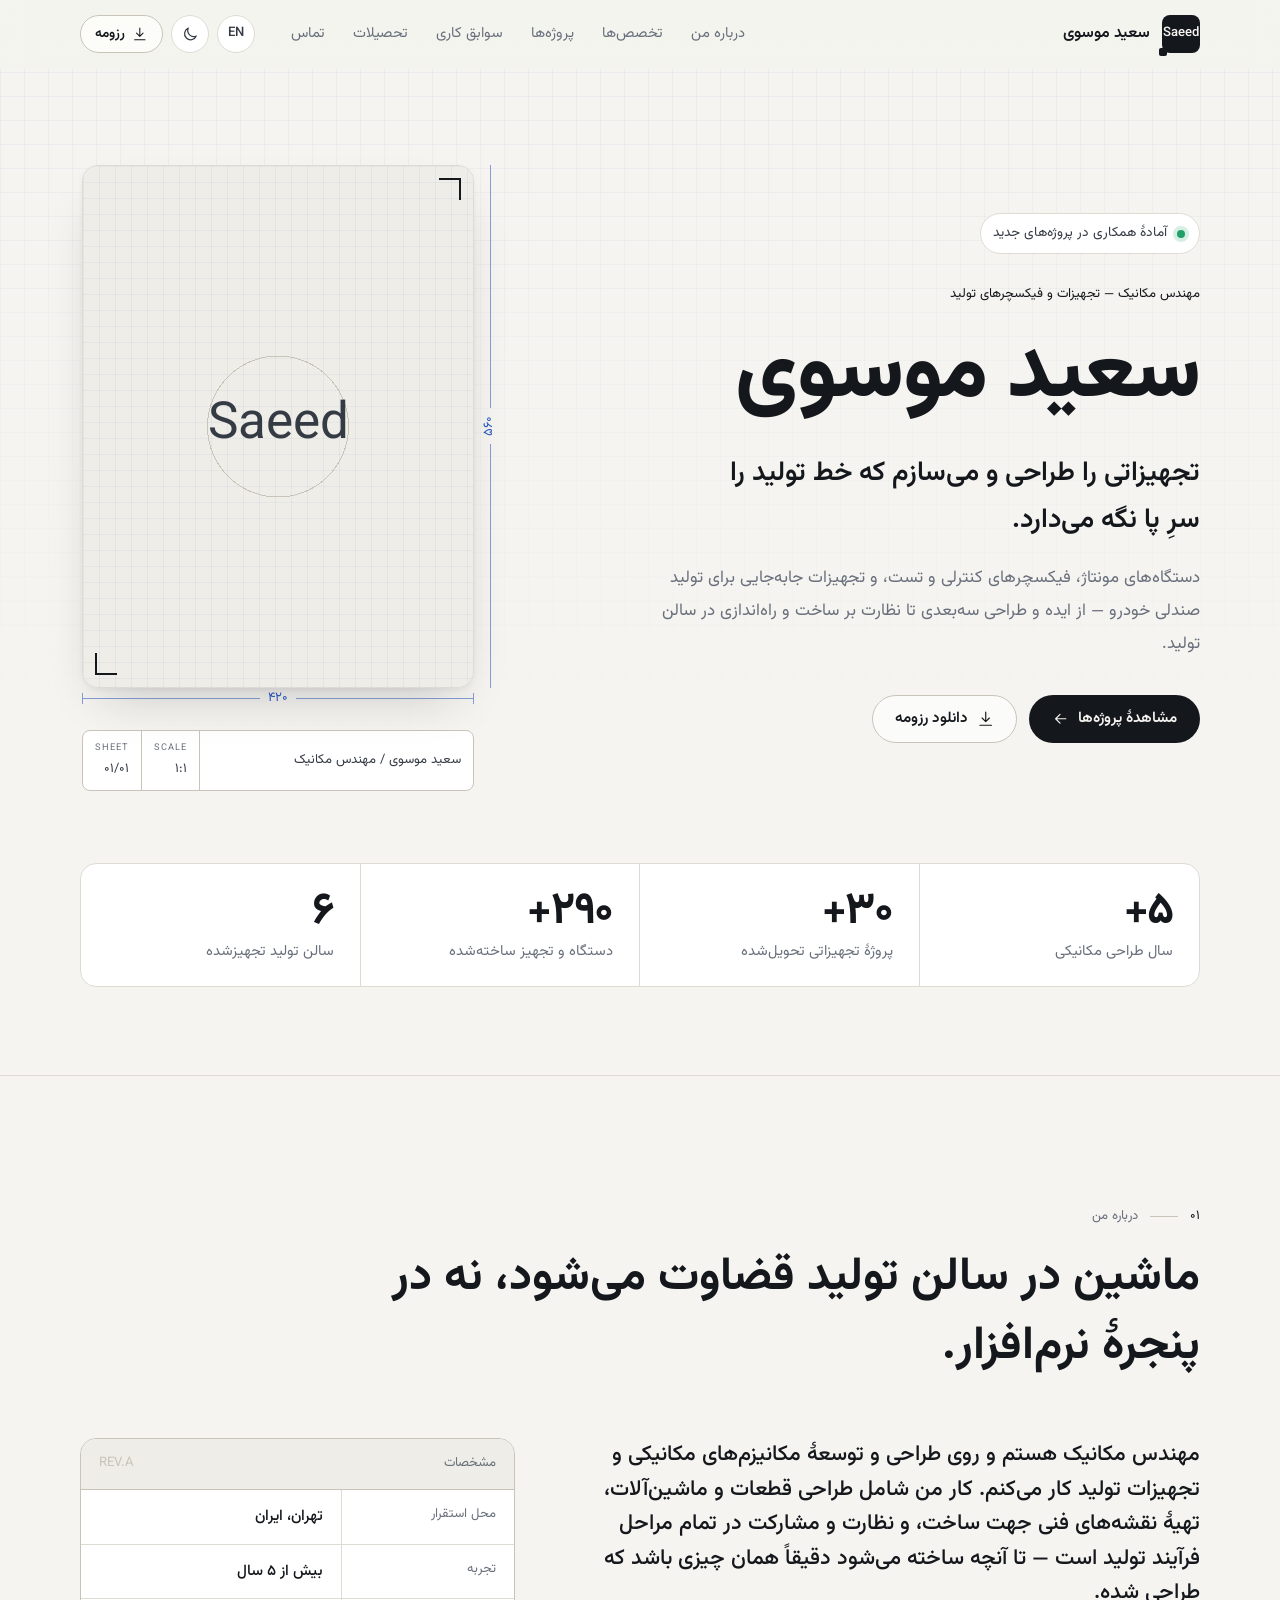
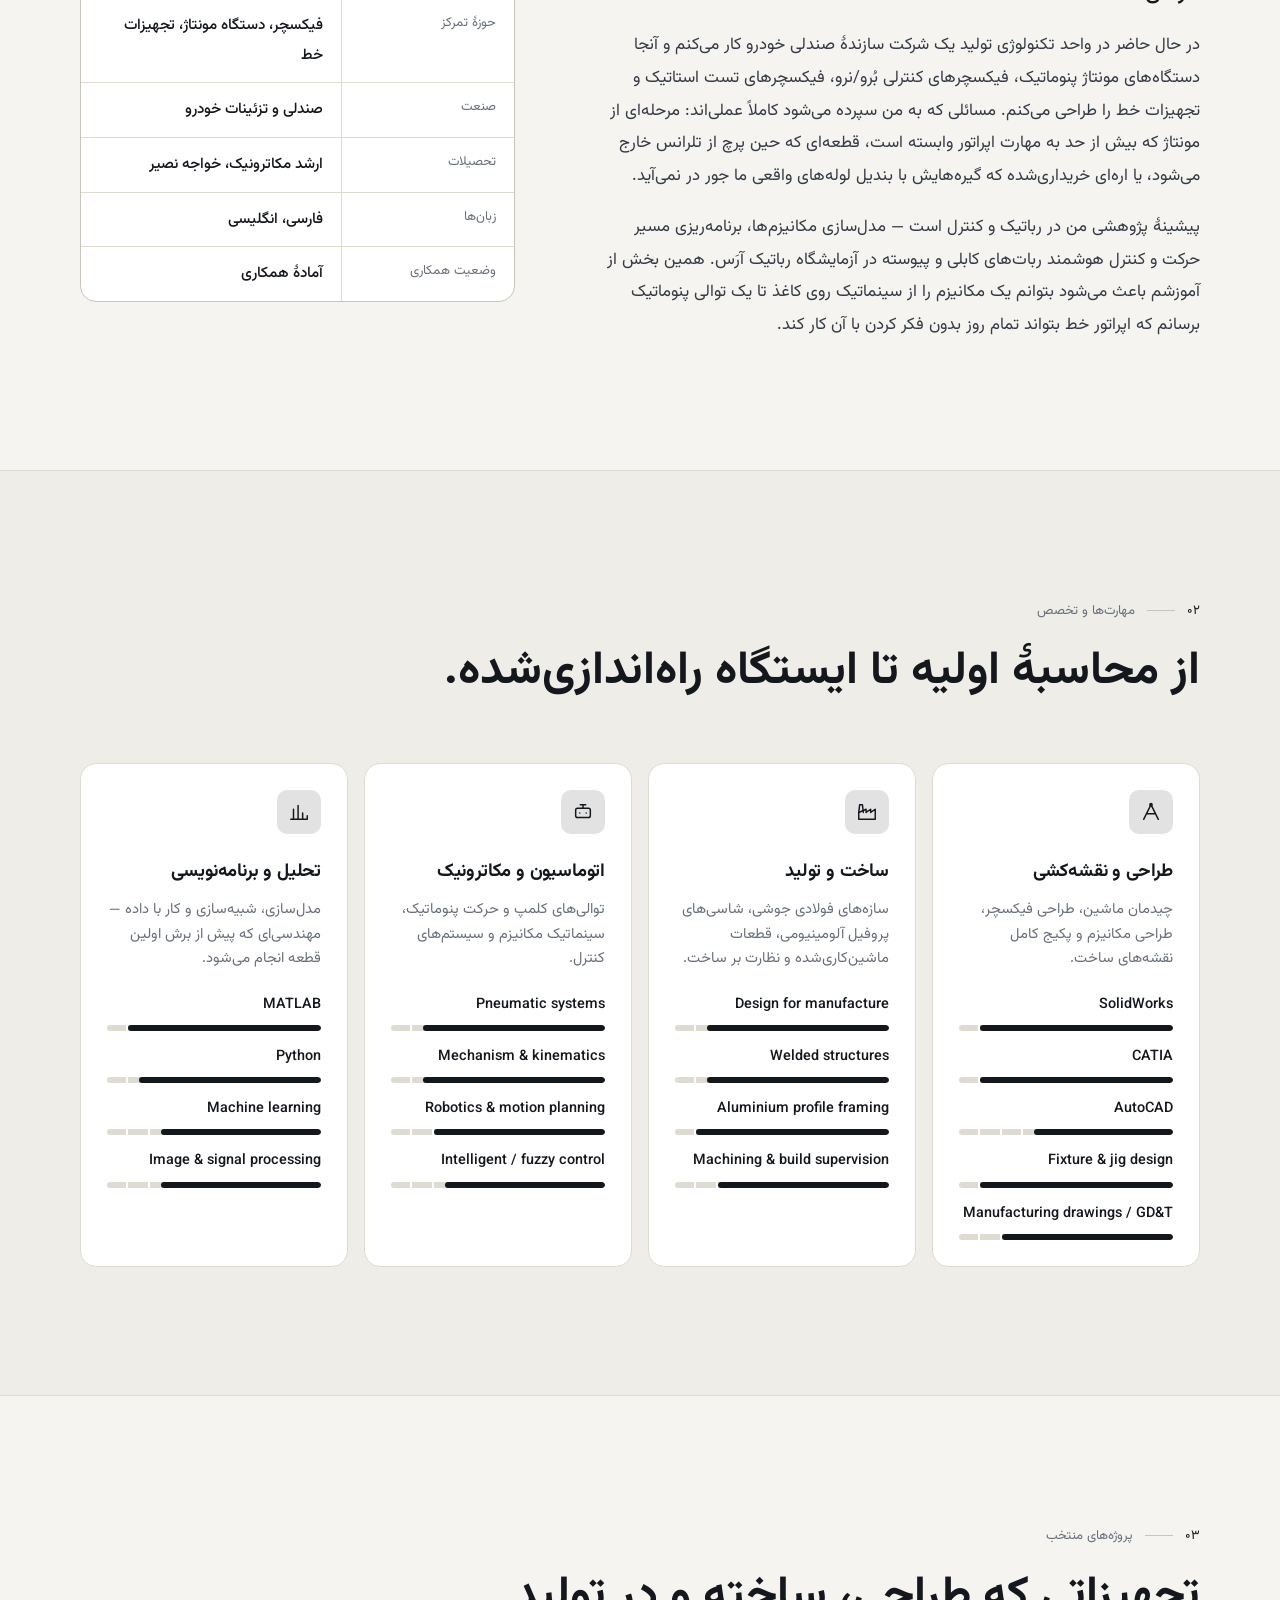
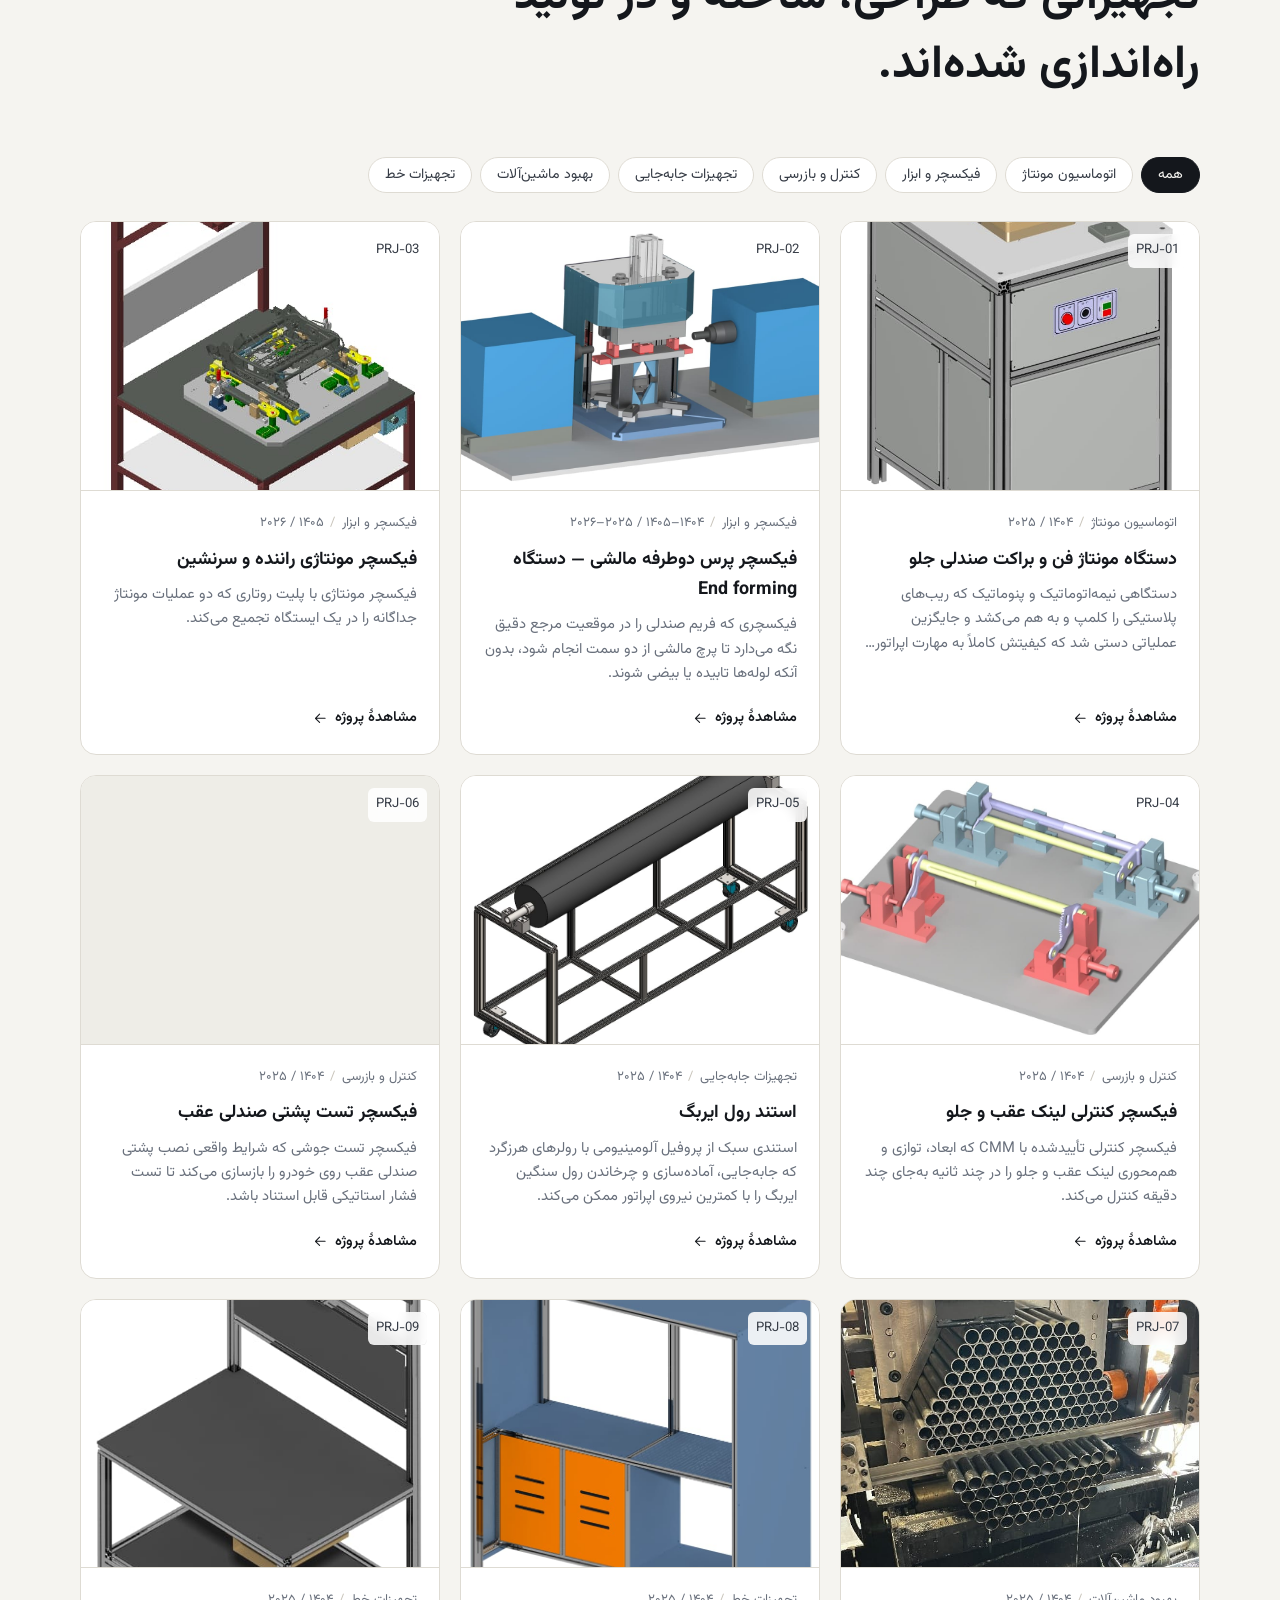
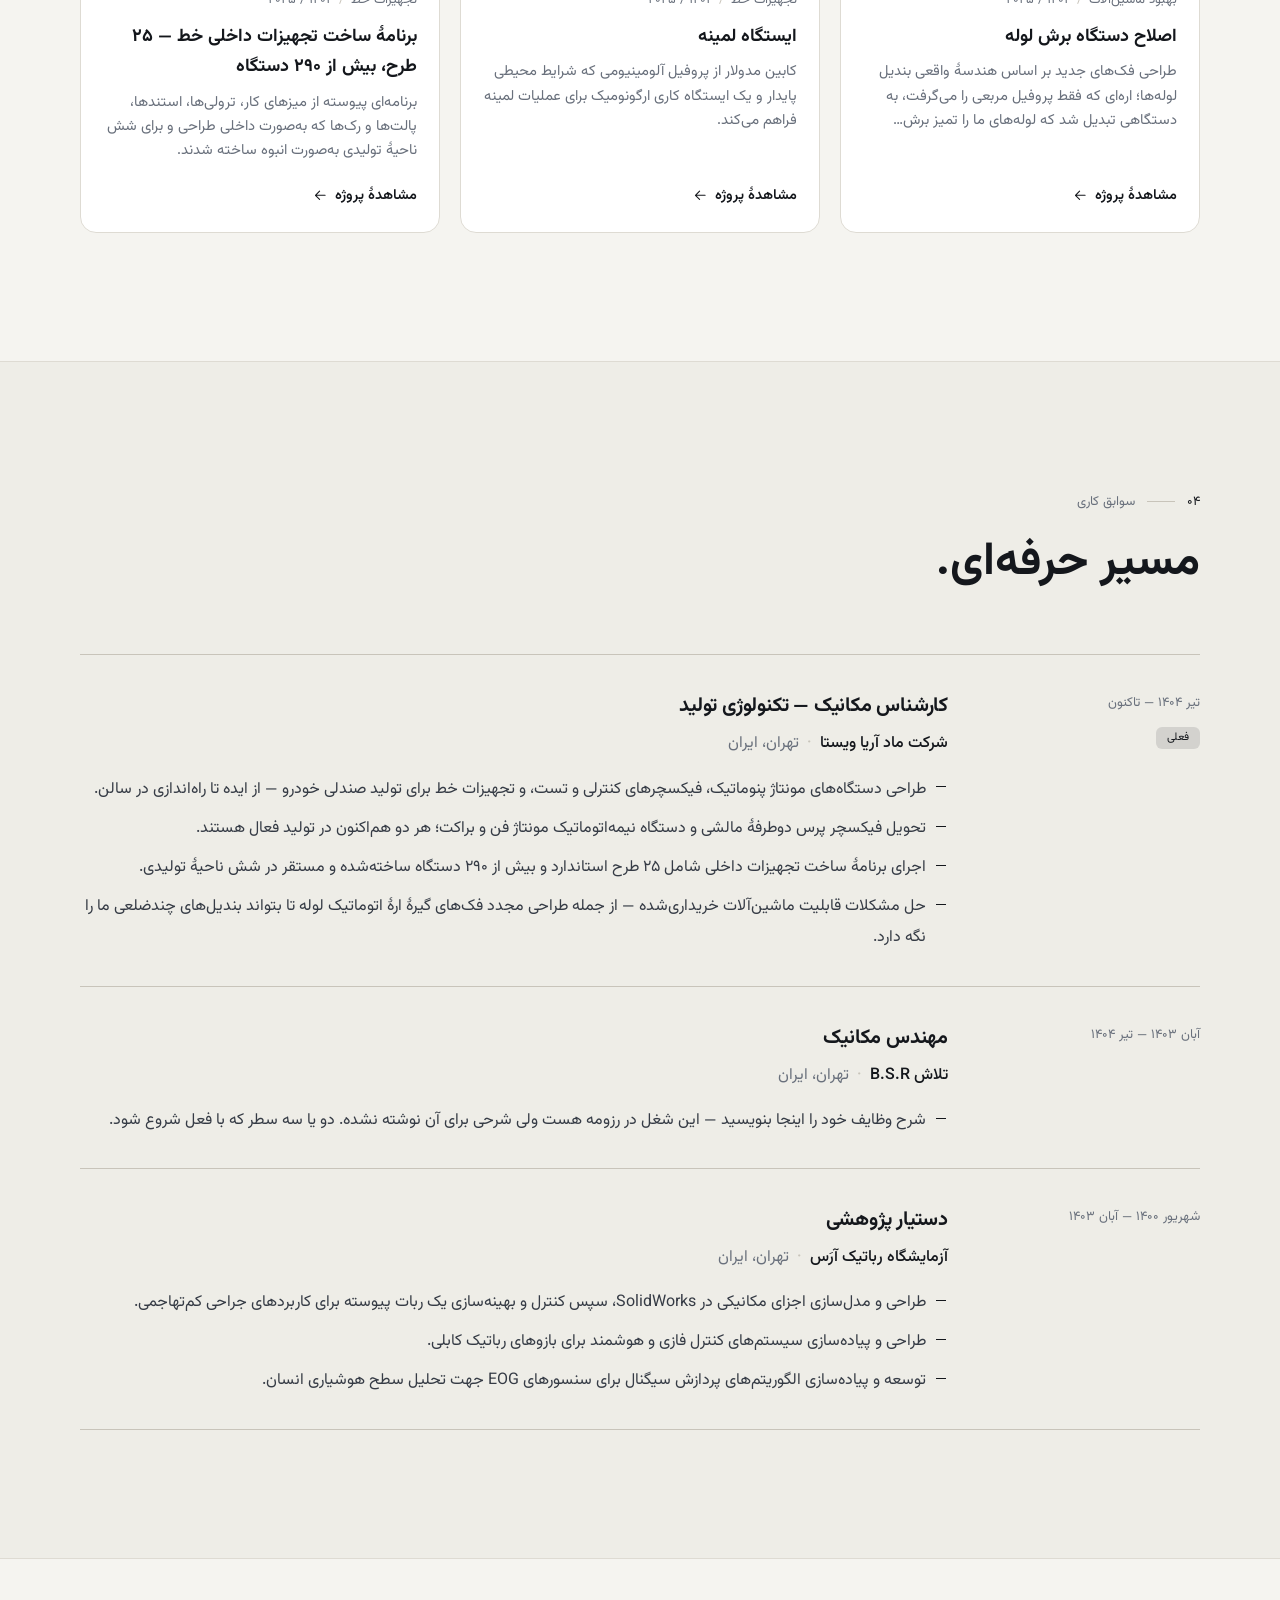
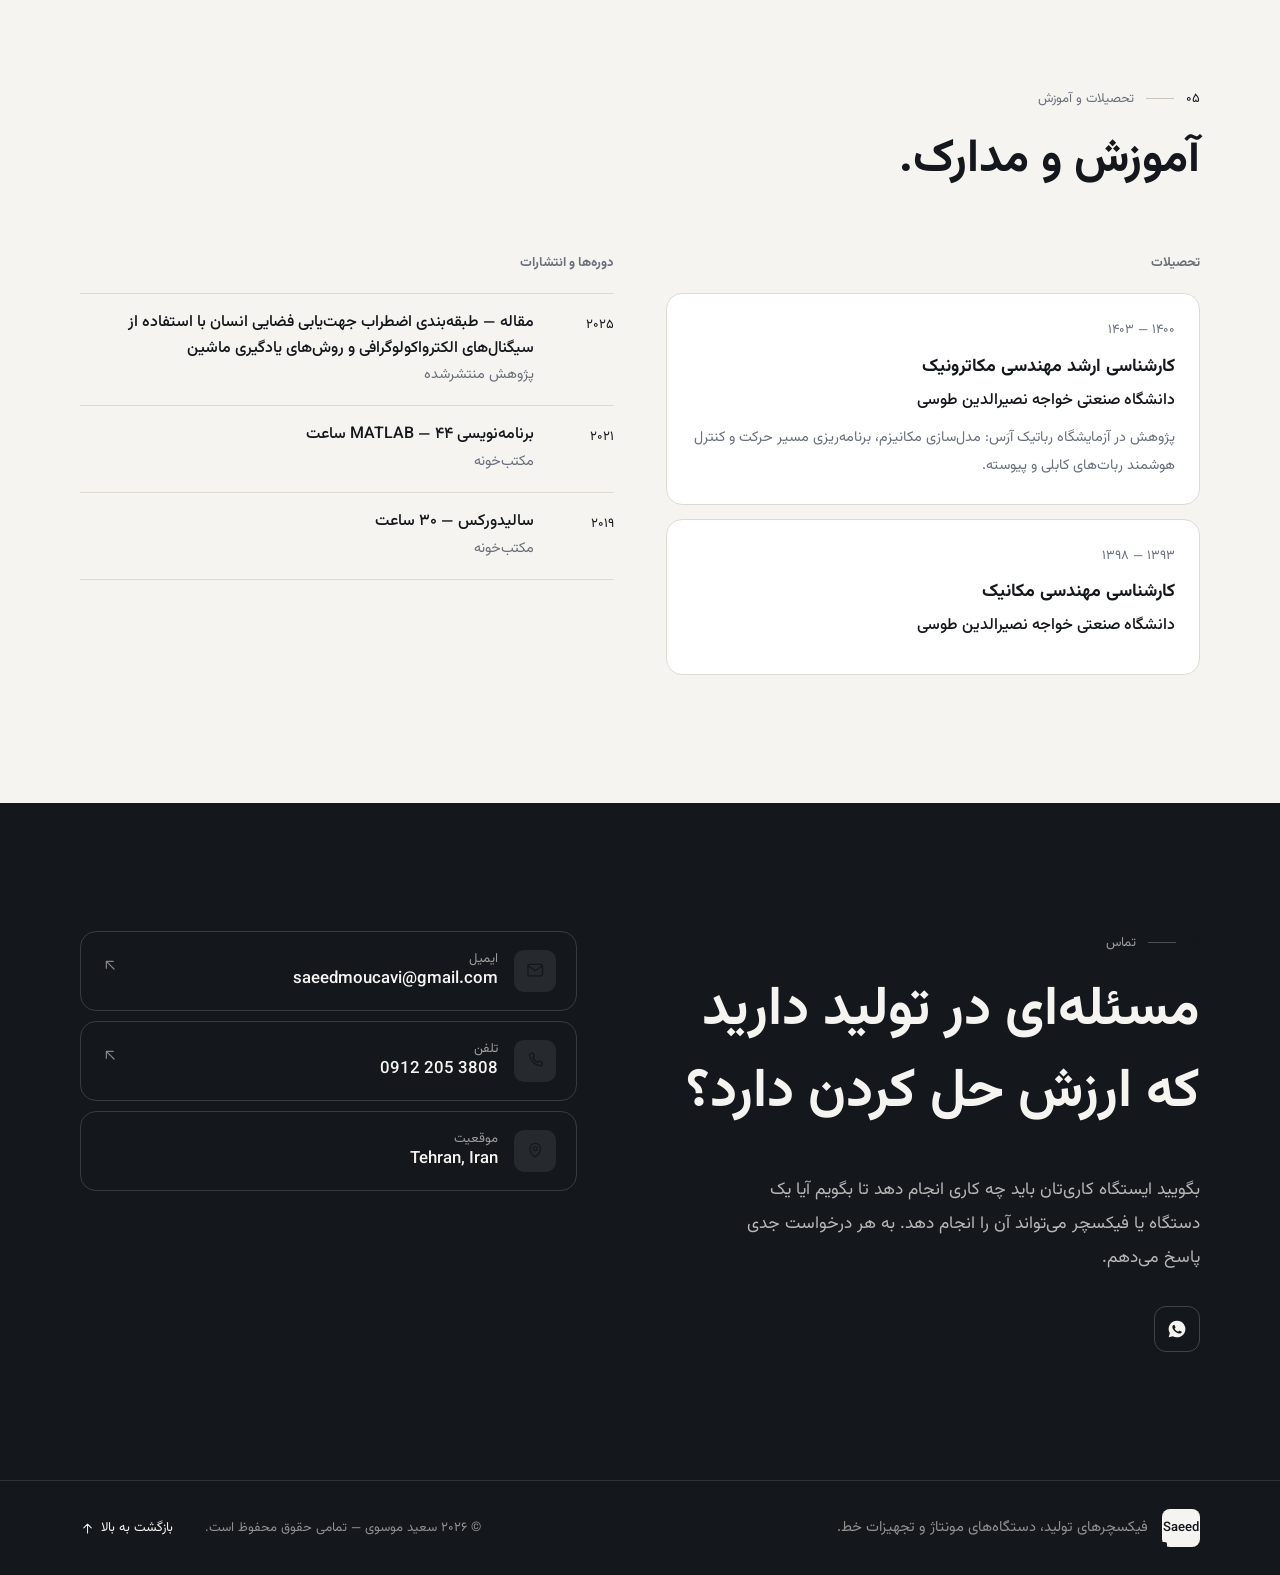
<file: index.html>
<!DOCTYPE html>
<html lang="fa" dir="rtl" data-mode="light">
<head>
<meta charset="utf-8">
<meta name="viewport" content="width=device-width, initial-scale=1">
<meta name="theme-color" content="#F5F4F0">

<!-- SEO: the block between the two SEO markers is rewritten automatically by the
     on-site editor every time you press "Publish". Do not remove the markers. -->
<!-- SEO:START -->
<title>سعید موسوی — مهندس مکانیک | طراحی فیکسچر و ماشین‌آلات مونتاژ</title>
<meta name="description" content="مهندس مکانیک متخصص در طراحی فیکسچرهای تولید، دستگاه‌های مونتاژ پنوماتیک و تجهیزات کارخانه در صنعت صندلی خودرو — از طراحی و محاسبه تا ساخت و راه‌اندازی روی خط.">
<link rel="canonical" href="https://saeedmoucavi.github.io/portfolioV2/">
<meta property="og:type" content="website">
<meta property="og:title" content="سعید موسوی — مهندس مکانیک | طراحی فیکسچر و ماشین‌آلات مونتاژ">
<meta property="og:description" content="مهندس مکانیک متخصص در طراحی فیکسچرهای تولید، دستگاه‌های مونتاژ پنوماتیک و تجهیزات کارخانه در صنعت صندلی خودرو — از طراحی و محاسبه تا ساخت و راه‌اندازی روی خط.">
<meta property="og:url" content="https://saeedmoucavi.github.io/portfolioV2/">
<meta property="og:image" content="https://saeedmoucavi.github.io/portfolioV2/assets/images/og-image.jpg">
<meta name="twitter:card" content="summary_large_image">
<!-- SEO:END -->

<link rel="icon" href="favicon.svg" type="image/svg+xml">
<link rel="preconnect" href="https://fonts.googleapis.com">
<link rel="preconnect" href="https://fonts.gstatic.com" crossorigin>
<link rel="stylesheet" href="https://fonts.googleapis.com/css2?family=Inter:wght@400;500;600&family=Inter+Tight:wght@500;600;700;800&family=JetBrains+Mono:wght@400;500&family=Vazirmatn:wght@300;400;500;600;700;800&display=swap">
<link rel="stylesheet" href="assets/css/styles.css">
<script>
  /* Apply the saved light/dark choice before the page paints (no flash). */
  try { var m = localStorage.getItem('sm-mode'); if (m) document.documentElement.dataset.mode = m; } catch (e) {}
</script>
</head>
<body>
<a class="skip" href="#main">Skip to content</a>

<!-- The page is drawn here by assets/js/main.js from content.json. -->
<div id="app" aria-busy="true"><div class="boot"><span class="boot__bar"></span></div></div>

<noscript>
  <div class="fatal">
    <h1>Saeed Mousavi — Mechanical Engineer</h1>
    <p>This website needs JavaScript. / برای دیدن این سایت JavaScript مرورگر را روشن کنید.</p>
  </div>
</noscript>

<script src="assets/js/main.js" defer></script>
</body>
</html>
</file>
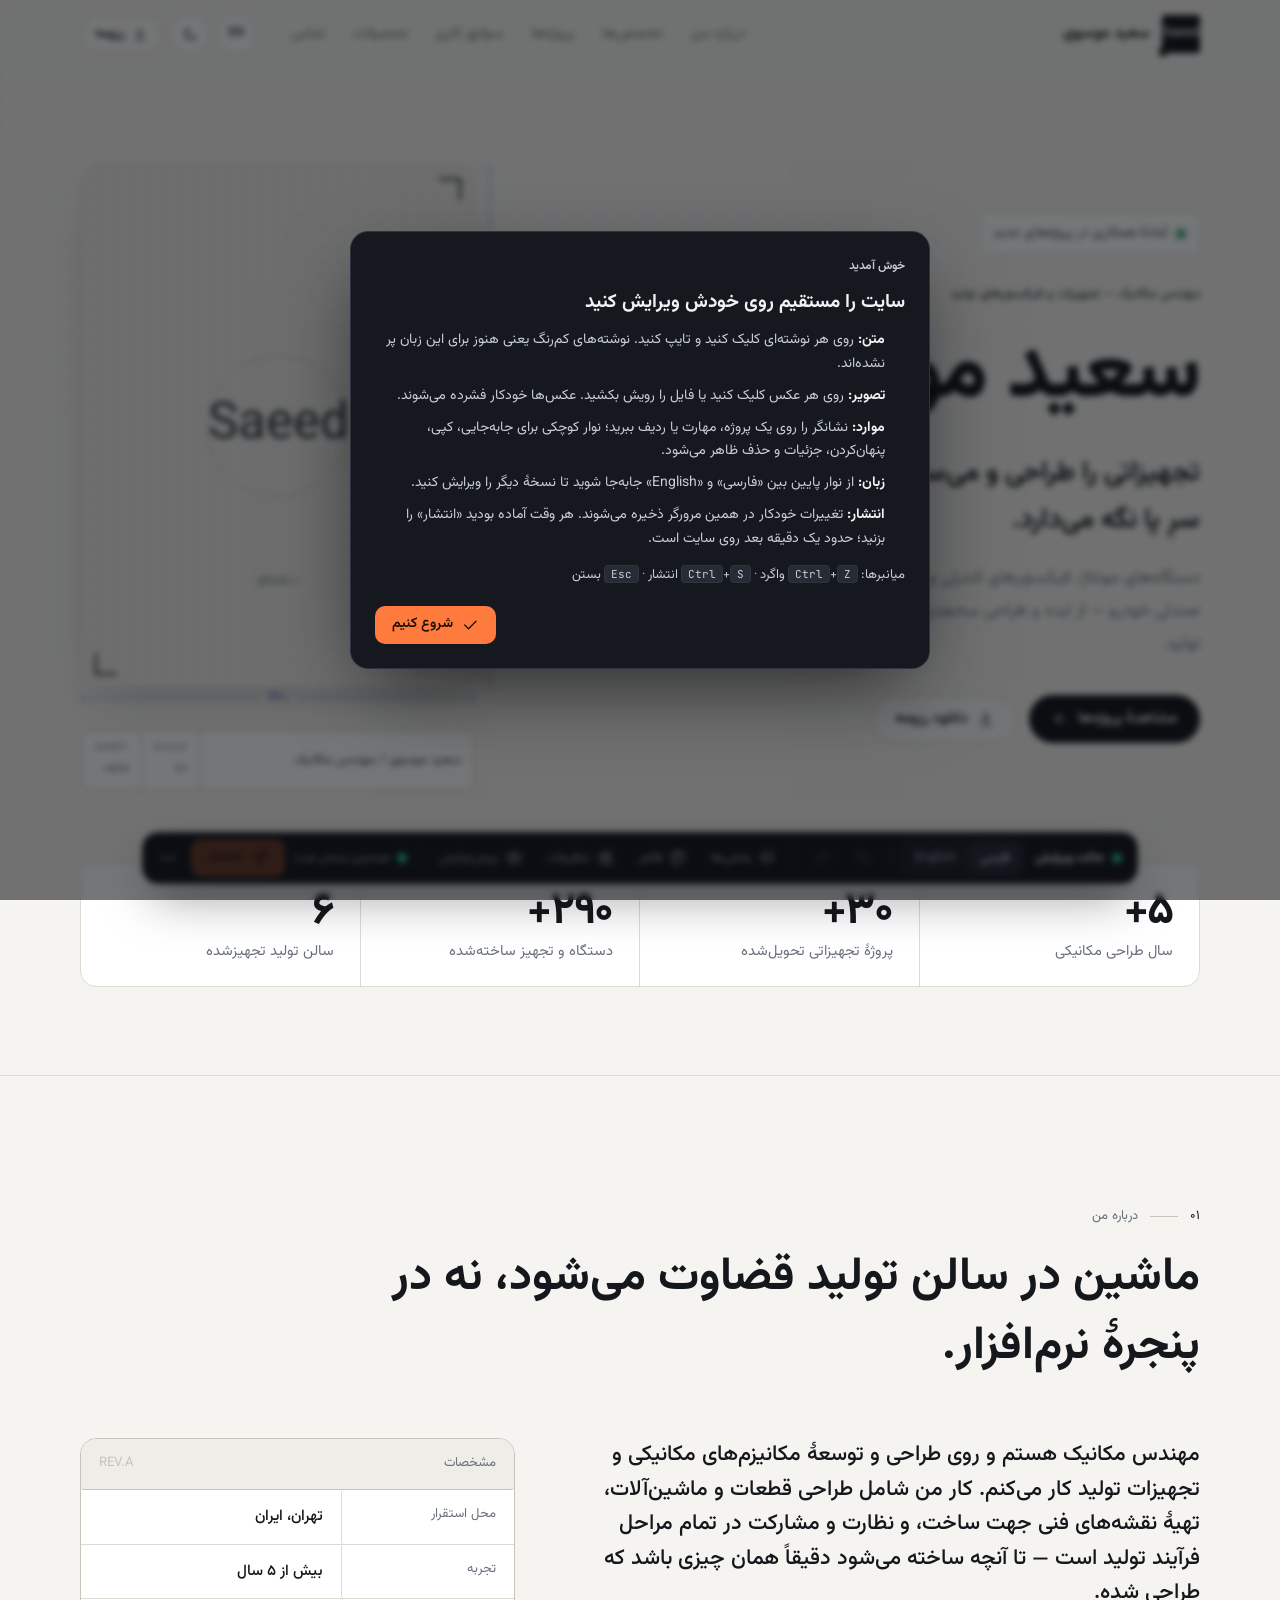
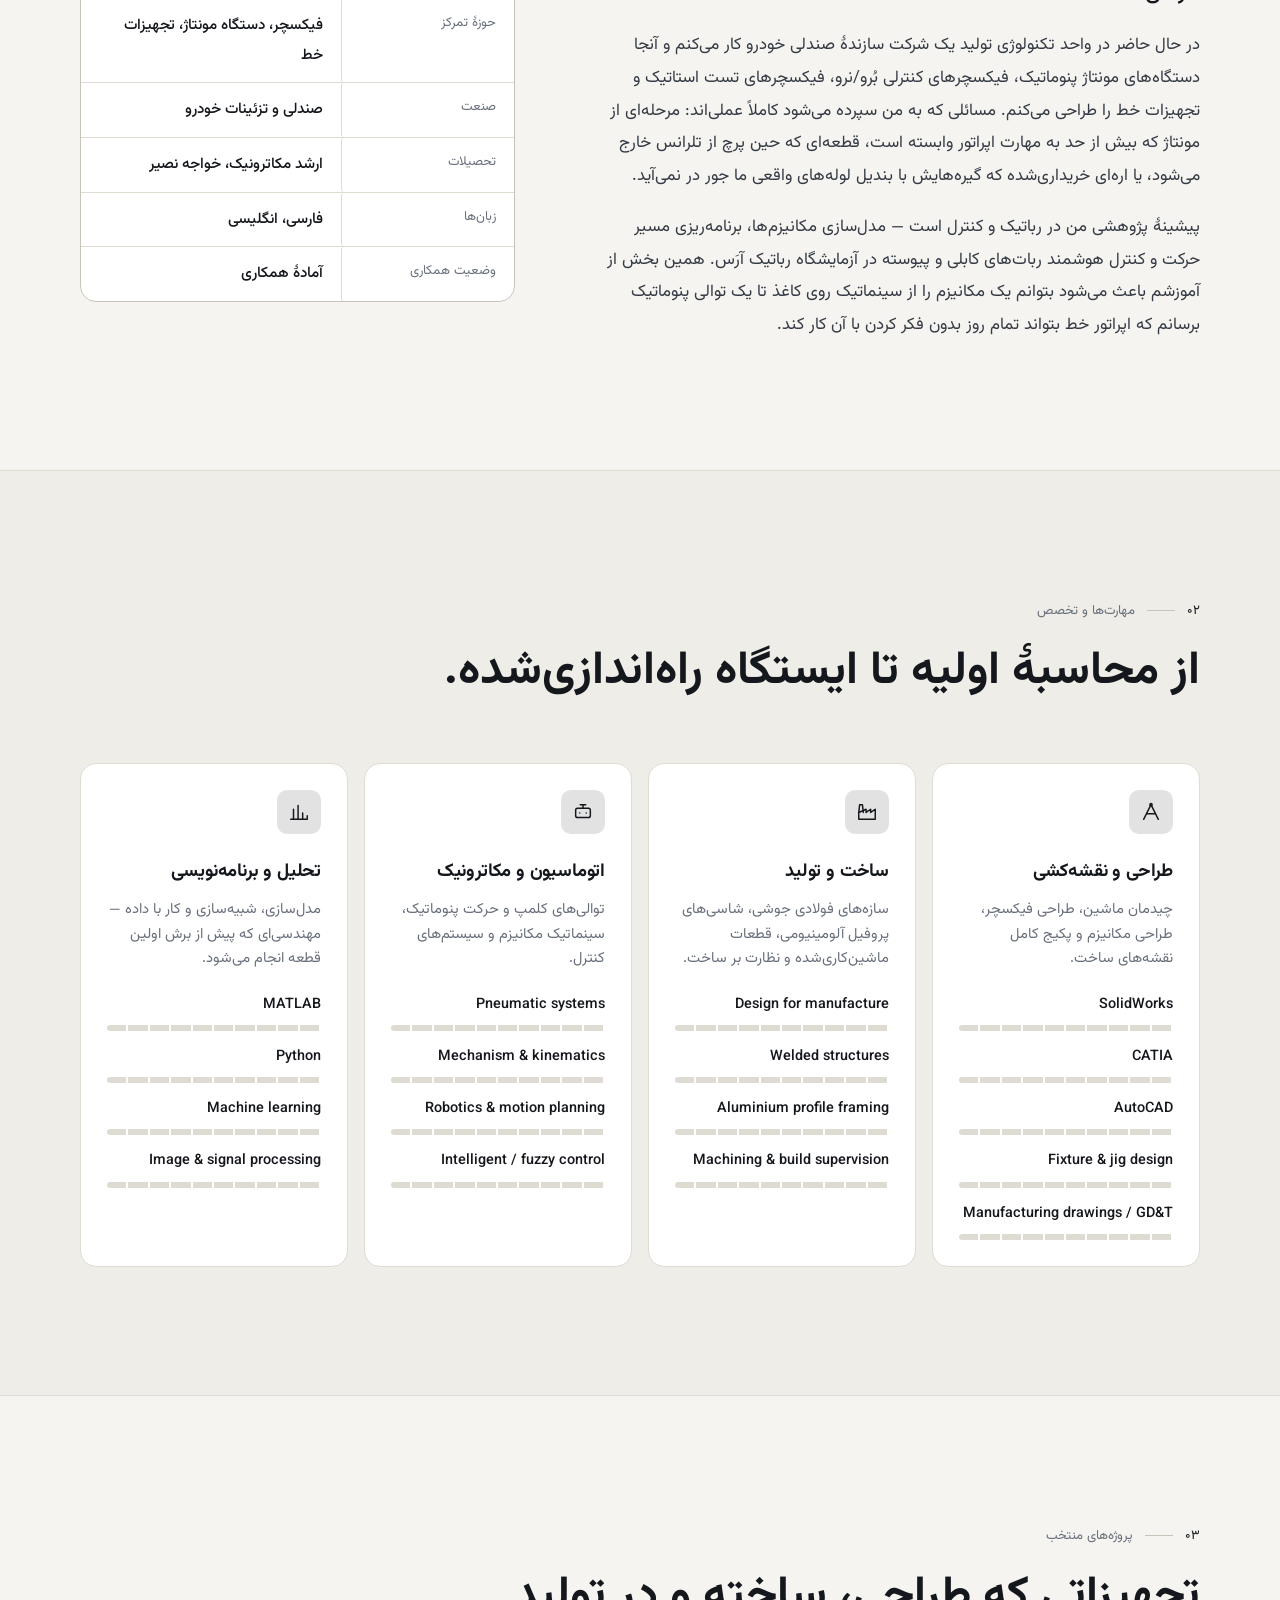
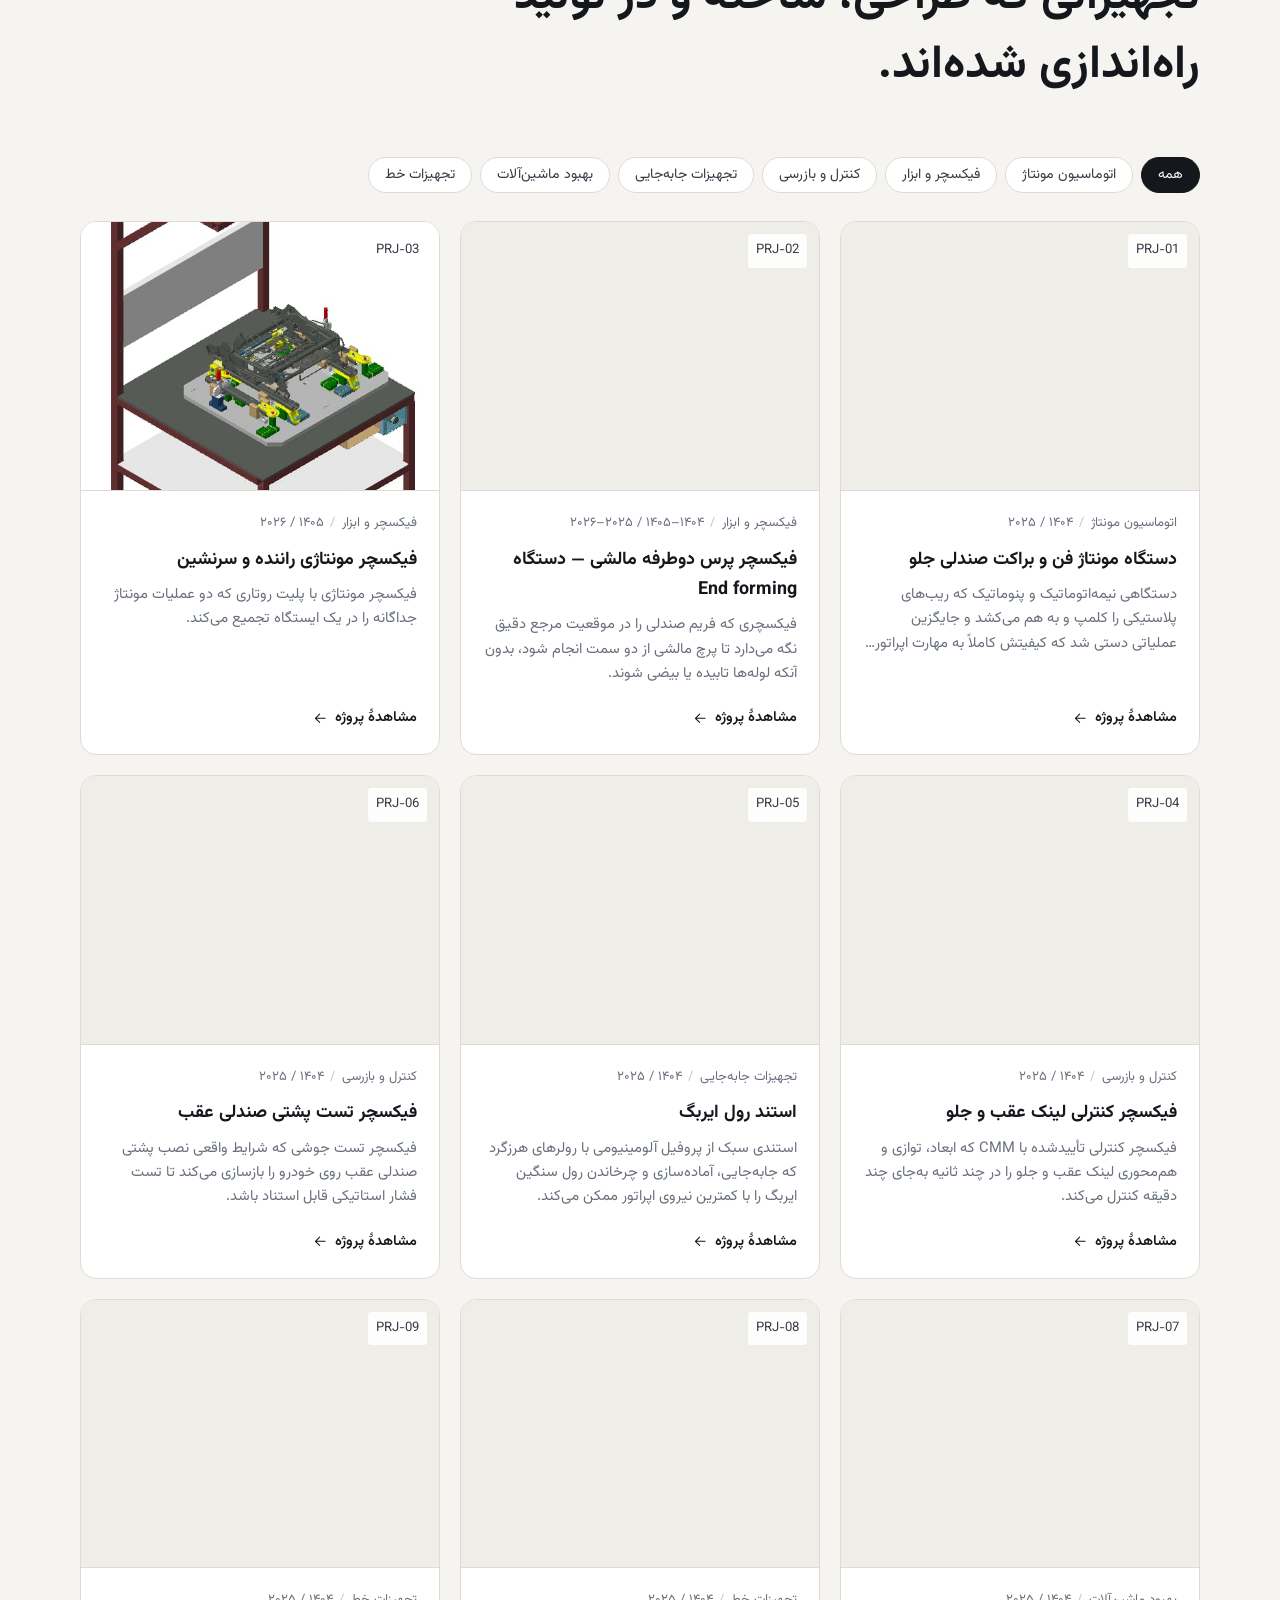
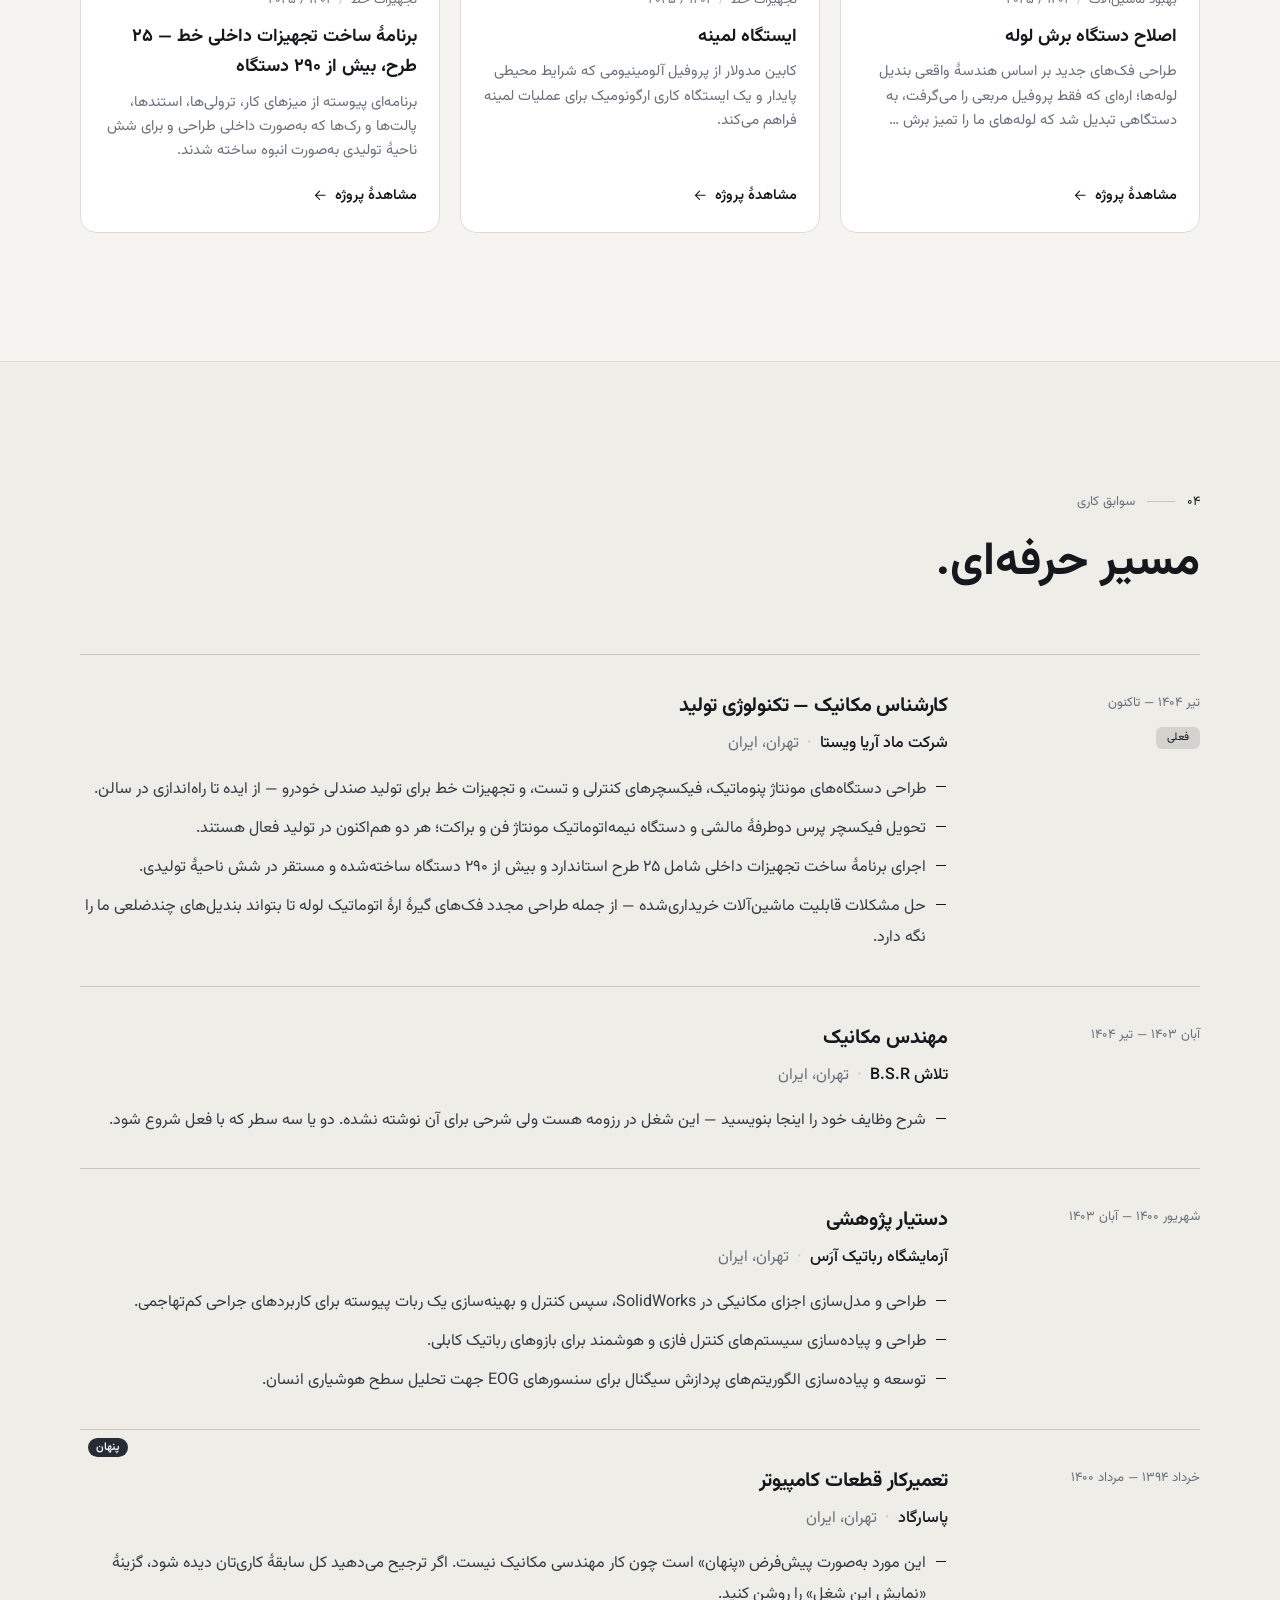
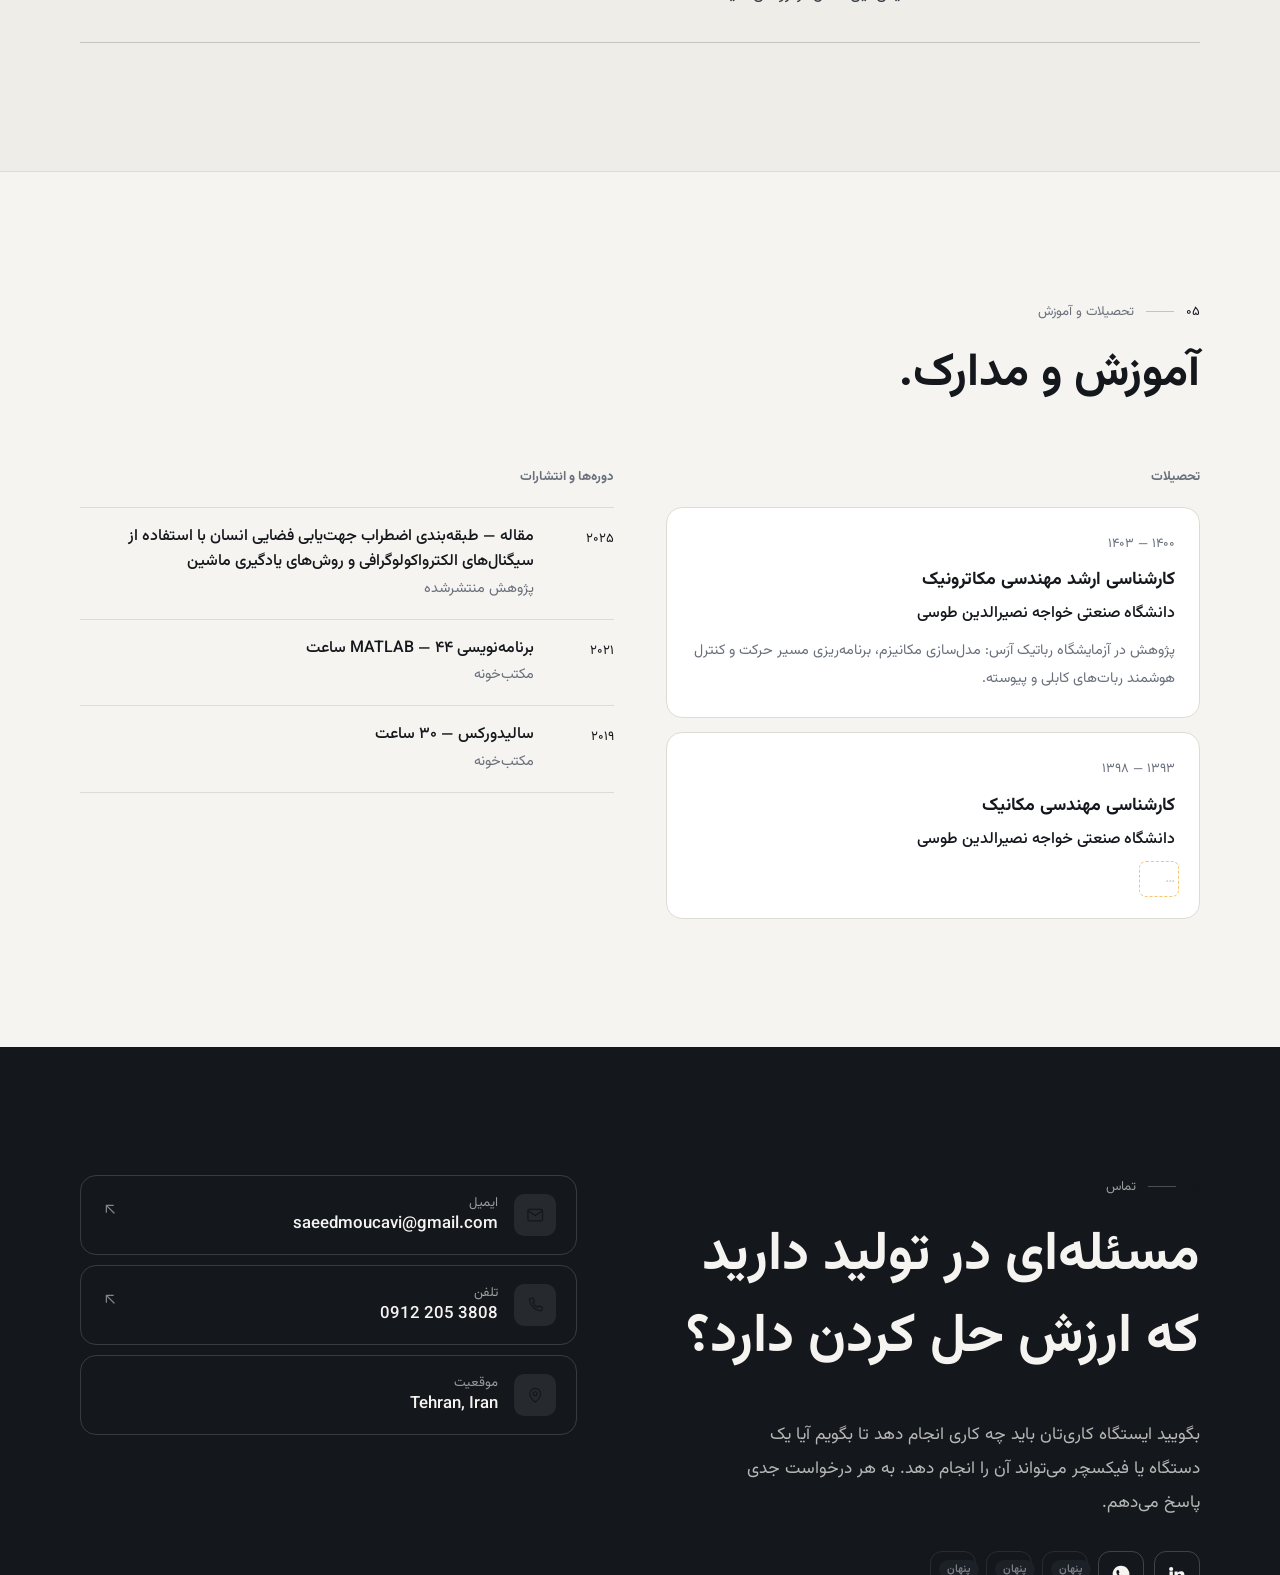
<file: admin/index.html>
<!DOCTYPE html>
<html lang="fa">
<head>
<meta charset="utf-8">
<meta name="robots" content="noindex">
<title>ویرایش سایت</title>
<!-- The old Decap editor was replaced by the on-site editor. This page just forwards there. -->
<meta http-equiv="refresh" content="0; url=../?edit">
</head>
<body><a href="../?edit">ورود به حالت ویرایش</a></body>
</html>
</file>
<file: assets/css/styles.css>
/* =============================================================================
   Saeed Mousavi — portfolio styles
   Visual language: a technical drawing. Paper, ink, a fine construction grid,
   dimension lines, title blocks, and one safety-orange accent.
   Colours you can change live in content.json → "theme" (or in the editor).
   ============================================================================= */

/* ------------------------------------------------------------- tokens -- */
:root {
  --accent-light: #D9480F;
  --accent-dark: #FF7A3D;

  --bg: #F5F4F0;
  --bg-2: #EEEDE7;
  --surface: #FFFFFF;
  --ink: #14171C;
  --ink-2: #353B45;
  --muted: #69707C;
  --line: #DEDBD3;
  --line-2: #C8C4BA;
  --blue: #2A57C2;
  --grid: rgba(42, 87, 194, .055);
  --accent: var(--accent-light);
  --accent-ink: #FFFFFF;
  --accent-soft: color-mix(in srgb, var(--accent) 12%, transparent);
  --shadow: 0 1px 2px rgba(20, 23, 28, .04), 0 8px 24px -12px rgba(20, 23, 28, .12);
  --shadow-lg: 0 2px 6px rgba(20, 23, 28, .05), 0 24px 48px -20px rgba(20, 23, 28, .22);

  --f-display: 'Inter Tight', 'Inter', system-ui, sans-serif;
  --f-body: 'Inter', system-ui, sans-serif;
  --f-mono: 'JetBrains Mono', ui-monospace, 'Vazirmatn', monospace;

  --r: 10px;
  --r-lg: 16px;
  --wrap: 1200px;
  --gut: clamp(16px, 4vw, 40px);
  --hdr-h: 68px;
  --ease: cubic-bezier(.2, .7, .2, 1);
  color-scheme: light;
}

:root[data-mode="dark"] {
  --bg: #0D1015;
  --bg-2: #11151B;
  --surface: #161B22;
  --ink: #ECEDEF;
  --ink-2: #C3C8D0;
  --muted: #8A93A1;
  --line: #242B35;
  --line-2: #343D49;
  --blue: #7493F2;
  --grid: rgba(116, 147, 242, .05);
  --accent: var(--accent-dark);
  --accent-ink: #0D1015;
  --shadow: 0 1px 2px rgba(0, 0, 0, .3), 0 8px 24px -12px rgba(0, 0, 0, .5);
  --shadow-lg: 0 2px 6px rgba(0, 0, 0, .3), 0 24px 48px -20px rgba(0, 0, 0, .7);
  color-scheme: dark;
}

:root[lang="fa"] {
  --f-display: 'Vazirmatn', system-ui, sans-serif;
  --f-body: 'Vazirmatn', system-ui, sans-serif;
  --f-mono: 'Vazirmatn', ui-monospace, monospace;
}

/* -------------------------------------------------------------- reset -- */
*, *::before, *::after { box-sizing: border-box; }
html { -webkit-text-size-adjust: 100%; scroll-behavior: smooth; scroll-padding-top: calc(var(--hdr-h) + 16px); }
body {
  margin: 0;
  background: var(--bg);
  color: var(--ink);
  font: 400 1rem/1.7 var(--f-body);
  -webkit-font-smoothing: antialiased;
  text-rendering: optimizeLegibility;
  transition: background-color .3s, color .3s;
}
:root[lang="fa"] body { line-height: 1.95; }
img { display: block; max-width: 100%; height: auto; }
a { color: inherit; text-decoration: none; }
button { font: inherit; color: inherit; background: none; border: 0; cursor: pointer; padding: 0; }
h1, h2, h3, h4, p, ul, ol, dl, dd, figure { margin: 0; }
ul, ol { padding: 0; list-style: none; }
::selection { background: var(--accent); color: var(--accent-ink); }
:focus-visible { outline: 2px solid var(--accent); outline-offset: 3px; border-radius: 4px; }
svg { width: 1.15em; height: 1.15em; flex: none; }
[dir="rtl"] .i-dir { transform: none; }
.no-scroll { overflow: hidden; }

.wrap { width: 100%; max-width: var(--wrap); margin-inline: auto; padding-inline: var(--gut); }
.mono { font-family: var(--f-mono); font-size: .78rem; letter-spacing: .04em; }
:root[lang="fa"] .mono { letter-spacing: 0; font-size: .82rem; }
.muted { color: var(--muted); }
.small { font-size: .9rem; }
.sep { margin-inline: .5em; color: var(--line-2); }
[data-multi] { white-space: pre-line; }

.skip { position: absolute; inset-inline-start: 8px; top: -60px; z-index: 100; background: var(--ink); color: var(--bg); padding: 8px 14px; border-radius: 8px; }
.skip:focus { top: 8px; }

/* construction grid behind the page */
body::before {
  content: ""; position: fixed; inset: 0; z-index: -1; pointer-events: none;
  background-image:
    linear-gradient(var(--grid) 1px, transparent 1px),
    linear-gradient(90deg, var(--grid) 1px, transparent 1px);
  background-size: 24px 24px;
  mask-image: linear-gradient(to bottom, #000, transparent 85vh);
  -webkit-mask-image: linear-gradient(to bottom, #000, transparent 85vh);
}
.no-grid body::before { display: none; }

/* boot + fatal */
.boot { height: 100vh; display: grid; place-items: center; }
.boot__bar { width: 120px; height: 2px; background: var(--line); position: relative; overflow: hidden; }
.boot__bar::after { content: ""; position: absolute; inset: 0; width: 40%; background: var(--accent); animation: boot 1s var(--ease) infinite; }
@keyframes boot { from { transform: translateX(-100%); } to { transform: translateX(250%); } }
.fatal { max-width: 640px; margin: 15vh auto; padding: 24px; font-family: system-ui; }

/* ------------------------------------------------------------ buttons -- */
.btn {
  display: inline-flex; align-items: center; gap: .55em;
  height: 48px; padding-inline: 22px; border-radius: 999px;
  font-weight: 600; font-size: .95rem; white-space: nowrap;
  border: 1px solid transparent;
  transition: background-color .2s, border-color .2s, color .2s, transform .2s var(--ease), box-shadow .2s;
}
.btn svg { transition: transform .25s var(--ease); }
.btn--primary { background: var(--ink); color: var(--bg); }
.btn--primary:hover { background: var(--accent); color: var(--accent-ink); box-shadow: 0 10px 24px -10px var(--accent); }
.btn--primary:hover .i-dir { transform: translateX(3px); }
[dir="rtl"] .btn--primary:hover .i-dir { transform: translateX(-3px); }
.btn--ghost { border-color: var(--line-2); background: color-mix(in srgb, var(--surface) 60%, transparent); }
.btn--ghost:hover { border-color: var(--ink); }
.btn--sm { height: 38px; padding-inline: 14px; font-size: .85rem; }

.tool-btn {
  display: inline-grid; place-items: center; width: 38px; height: 38px; border-radius: 999px;
  border: 1px solid var(--line); background: var(--surface); color: var(--ink-2);
  transition: border-color .2s, color .2s;
}
.tool-btn:hover { border-color: var(--ink); color: var(--ink); }
.tool-btn.mono { font-size: .75rem; font-weight: 500; }
:root[data-mode="light"] .i-sun, :root[data-mode="dark"] .i-moon { display: none; }
.tool-btn span { display: grid; }

.tag {
  display: inline-flex; align-items: center; height: 28px; padding-inline: 10px; border-radius: 6px;
  border: 1px solid var(--line); background: var(--surface); font-size: .82rem; color: var(--ink-2);
}
.tag--accent { border-color: transparent; background: var(--accent-soft); color: var(--accent); font-family: var(--f-mono); font-size: .7rem; height: 22px; }
.tags { display: flex; flex-wrap: wrap; gap: 8px; }

.card { background: var(--surface); border: 1px solid var(--line); border-radius: var(--r-lg); padding: 24px; }

/* ------------------------------------------------------------- header -- */
.hdr {
  position: sticky; top: 0; z-index: 50;
  background: color-mix(in srgb, var(--bg) 82%, transparent);
  backdrop-filter: saturate(1.4) blur(14px); -webkit-backdrop-filter: saturate(1.4) blur(14px);
  border-bottom: 1px solid transparent;
  transition: border-color .3s;
}
.hdr.is-scrolled { border-bottom-color: var(--line); }
.hdr__in { height: var(--hdr-h); display: flex; align-items: center; gap: 24px; }
.brand { display: flex; align-items: center; gap: 12px; font-weight: 600; }
.brand__mark {
  display: grid; place-items: center; width: 38px; height: 38px; border-radius: 8px;
  background: var(--ink); color: var(--bg); font-weight: 500; font-size: .8rem; letter-spacing: .02em;
  position: relative;
}
.brand__mark::after { content: ""; position: absolute; inset-inline-end: -3px; bottom: -3px; width: 8px; height: 8px; background: var(--accent); border-radius: 2px; }
.brand__name { font-family: var(--f-display); font-size: 1rem; letter-spacing: -.01em; }
.nav { display: flex; gap: 4px; margin-inline-start: auto; }
.nav__link { padding: 8px 12px; border-radius: 999px; font-size: .92rem; color: var(--muted); transition: color .2s, background-color .2s; }
.nav__link:hover { color: var(--ink); }
.nav__link.is-active { color: var(--ink); background: var(--bg-2); }
.hdr__tools { display: flex; align-items: center; gap: 8px; }
.hdr__menu { display: none; }
.progress { position: absolute; inset-inline: 0; bottom: -1px; height: 2px; overflow: hidden; }
.progress span { display: block; height: 100%; background: var(--accent); transform: scaleX(0); transform-origin: left; }
[dir="rtl"] .progress span { transform-origin: right; }

@media (max-width: 960px) {
  .hdr__menu { display: inline-grid; }
  .hdr__cv { display: none; }
  .nav {
    position: absolute; top: var(--hdr-h); inset-inline: 0; margin: 0;
    flex-direction: column; gap: 0; padding: 8px var(--gut) 20px;
    background: var(--bg); border-bottom: 1px solid var(--line);
    opacity: 0; visibility: hidden; transform: translateY(-8px);
    transition: opacity .2s, transform .2s var(--ease), visibility .2s;
  }
  .hdr.is-open .nav { opacity: 1; visibility: visible; transform: none; }
  .nav__link { padding: 14px 4px; border-radius: 0; border-bottom: 1px solid var(--line); font-size: 1.05rem; color: var(--ink); }
  .nav__link.is-active { background: none; color: var(--accent); }
  .hdr__tools { margin-inline-start: auto; }
}
@media (max-width: 420px) { .brand__name { display: none; } }

/* --------------------------------------------------------------- hero -- */
.hero { padding-block: clamp(40px, 8vw, 96px) clamp(40px, 6vw, 72px); }
.hero__grid { display: grid; grid-template-columns: 1.25fr .85fr; gap: clamp(32px, 6vw, 88px); align-items: center; }
.pill {
  display: inline-flex; align-items: center; gap: 10px; padding: 6px 14px 6px 12px;
  border: 1px solid var(--line); border-radius: 999px; background: var(--surface);
  font-size: .85rem; color: var(--ink-2); margin-bottom: 28px;
}
.pill::before {
  content: ""; width: 8px; height: 8px; border-radius: 50%; background: #22A06B; flex: none;
  box-shadow: 0 0 0 4px color-mix(in srgb, #22A06B 18%, transparent);
}
.hero__eyebrow { color: var(--accent); margin-bottom: 14px; text-transform: uppercase; }
:root[lang="fa"] .hero__eyebrow { text-transform: none; }
.hero__name {
  font-family: var(--f-display); font-weight: 800; letter-spacing: -.035em; line-height: 1;
  font-size: clamp(2.6rem, 7vw, 5.4rem);
}
:root[lang="fa"] .hero__name { letter-spacing: -.01em; line-height: 1.25; font-weight: 800; }
.hero__headline {
  margin-top: 22px; font-family: var(--f-display); font-weight: 600; letter-spacing: -.015em;
  font-size: clamp(1.25rem, 2.3vw, 1.7rem); line-height: 1.35; color: var(--ink); max-width: 30ch;
}
:root[lang="fa"] .hero__headline { line-height: 1.7; letter-spacing: 0; }
.hero__intro { margin-top: 18px; color: var(--muted); font-size: 1.06rem; max-width: 56ch; }
.hero__cta { display: flex; flex-wrap: wrap; gap: 12px; margin-top: 34px; }

.hero__fig { position: relative; justify-self: end; width: 100%; max-width: 420px; }
[dir="rtl"] .hero__fig { justify-self: start; }
.frame { position: relative; padding-bottom: 28px; padding-inline-start: 28px; }
.frame__photo {
  position: relative; aspect-ratio: 3 / 4; border-radius: var(--r-lg); overflow: hidden;
  background: var(--bg-2); border: 1px solid var(--line); box-shadow: var(--shadow-lg);
}
.frame__photo::before, .frame__photo::after {
  content: ""; position: absolute; width: 22px; height: 22px; z-index: 2; pointer-events: none;
  border-color: var(--accent); border-style: solid; border-width: 0;
}
.frame__photo::before { top: 12px; inset-inline-start: 12px; border-top-width: 2px; border-inline-start-width: 2px; }
.frame__photo::after { bottom: 12px; inset-inline-end: 12px; border-bottom-width: 2px; border-inline-end-width: 2px; }
.hero__img { width: 100%; height: 100%; object-fit: cover; }
.hero__mono {
  width: 100%; height: 100%; display: grid; place-items: center; position: relative;
  background:
    radial-gradient(circle at 50% 50%, transparent 0 70px, var(--line-2) 70px 71px, transparent 71px),
    linear-gradient(var(--grid) 1px, transparent 1px) 0 0 / 16px 16px,
    linear-gradient(90deg, var(--grid) 1px, transparent 1px) 0 0 / 16px 16px,
    var(--bg-2);
}
.hero__mono span { font-family: var(--f-mono); font-size: 3.2rem; color: var(--ink-2); }
.hero__mono small { position: absolute; bottom: 18%; font-family: var(--f-mono); color: var(--muted); font-size: .75rem; }

/* dimension lines around the portrait */
.frame__dim { position: absolute; display: flex; align-items: center; gap: 8px; color: var(--blue); font-size: .68rem; }
.frame__dim i { flex: 1; height: 1px; background: currentColor; opacity: .55; position: relative; }
.frame__dim--h { inset-inline: 28px 0; bottom: 4px; }
.frame__dim--h i:first-child::before, .frame__dim--h i:last-child::after {
  content: ""; position: absolute; top: -5px; width: 1px; height: 11px; background: currentColor;
}
.frame__dim--h i:first-child::before { inset-inline-start: 0; }
.frame__dim--h i:last-child::after { inset-inline-end: 0; }
.frame__dim--v { flex-direction: column; top: 0; bottom: 28px; inset-inline-start: 4px; width: 16px; }
.frame__dim--v i { width: 1px; height: auto; flex: 1; }
.frame__dim--v b { writing-mode: vertical-rl; transform: rotate(180deg); font-weight: 400; }
.frame__dim b { font-weight: 400; }

/* title block (as on a drawing sheet) */
.tblock {
  display: grid; grid-template-columns: 1fr auto auto; margin-top: 14px; margin-inline-start: 28px;
  border: 1px solid var(--line-2); border-radius: 8px; overflow: hidden; background: var(--surface); font-size: .7rem;
}
.tblock__cell { padding: 8px 12px; display: flex; flex-direction: column; justify-content: center; border-inline-start: 1px solid var(--line-2); color: var(--ink-2); }
.tblock__cell:first-child { border-inline-start: 0; }
.tblock__cell small { font-size: .58rem; color: var(--muted); letter-spacing: .1em; }

@media (max-width: 860px) {
  .hero__grid { grid-template-columns: 1fr; }
  .hero__fig { justify-self: center; max-width: 320px; }
  [dir="rtl"] .hero__fig { justify-self: center; }
  .hero__headline { max-width: none; }
}

/* -------------------------------------------------------------- stats -- */
.stats { padding-bottom: clamp(48px, 7vw, 88px); }
.stats__row {
  display: grid; grid-template-columns: repeat(4, 1fr);
  border: 1px solid var(--line); border-radius: var(--r-lg); background: var(--surface); overflow: hidden;
}
.stat { padding: 26px 26px 24px; border-inline-start: 1px solid var(--line); display: flex; flex-direction: column; gap: 6px; }
.stat:first-child { border-inline-start: 0; }
.stat__value { font-family: var(--f-display); font-weight: 700; font-size: clamp(2rem, 3.6vw, 2.8rem); line-height: 1; letter-spacing: -.03em; display: flex; }
.stat__suffix { color: var(--accent); }
.stat__label { color: var(--muted); font-size: .92rem; line-height: 1.45; }
@media (max-width: 760px) {
  .stats__row { grid-template-columns: 1fr 1fr; }
  .stat:nth-child(odd) { border-inline-start: 0; }
  .stat:nth-child(n+3) { border-top: 1px solid var(--line); }
}

/* ----------------------------------------------------------- sections -- */
.sec { padding-block: clamp(64px, 10vw, 128px); border-top: 1px solid var(--line); }
.sec--alt { background: var(--bg-2); }
.sec-head { margin-bottom: clamp(32px, 5vw, 56px); max-width: 820px; }
.sec-head__meta { display: flex; align-items: center; gap: 12px; color: var(--muted); margin-bottom: 14px; text-transform: uppercase; }
:root[lang="fa"] .sec-head__meta { text-transform: none; }
.sec-head__num { color: var(--accent); }
.sec-head__num::after { content: ""; display: inline-block; vertical-align: middle; width: 28px; height: 1px; background: var(--line-2); margin-inline-start: 12px; }
.sec-head__title {
  font-family: var(--f-display); font-weight: 700; letter-spacing: -.03em; line-height: 1.12;
  font-size: clamp(1.8rem, 3.6vw, 2.9rem);
}
:root[lang="fa"] .sec-head__title { letter-spacing: 0; line-height: 1.5; }

/* -------------------------------------------------------------- about -- */
.about { display: grid; grid-template-columns: 1.4fr 1fr; gap: clamp(32px, 6vw, 80px); align-items: start; }
.about__text { display: grid; gap: 18px; color: var(--ink-2); font-size: 1.05rem; }
.about__text .lead { font-family: var(--f-display); font-size: clamp(1.15rem, 1.8vw, 1.35rem); color: var(--ink); font-weight: 500; line-height: 1.6; }
.spec { border: 1px solid var(--line-2); border-radius: var(--r-lg); background: var(--surface); overflow: hidden; }
.spec__title { padding: 12px 18px; border-bottom: 1px solid var(--line-2); background: var(--bg-2); color: var(--muted); text-transform: uppercase; display: flex; justify-content: space-between; }
:root[lang="fa"] .spec__title { text-transform: none; }
.spec__title::after { content: "REV.A"; color: var(--line-2); }
.spec__row { display: grid; grid-template-columns: 40% 1fr; border-bottom: 1px solid var(--line); }
.spec__row:last-child { border-bottom: 0; }
.spec__row dt { padding: 12px 18px; color: var(--muted); border-inline-end: 1px solid var(--line); }
.spec__row dd { padding: 12px 18px; font-weight: 500; font-size: .95rem; }
@media (max-width: 860px) { .about { grid-template-columns: 1fr; } }

/* ------------------------------------------------------------- skills -- */
.skills { display: grid; grid-template-columns: repeat(auto-fit, minmax(250px, 1fr)); gap: 16px; }
.skill {
  background: var(--surface); border: 1px solid var(--line); border-radius: var(--r-lg); padding: 26px;
  transition: border-color .25s, transform .25s var(--ease), box-shadow .25s;
}
.skill:hover { border-color: var(--line-2); transform: translateY(-2px); box-shadow: var(--shadow); }
.skill__icon {
  width: 44px; height: 44px; border-radius: 10px; display: grid; place-items: center;
  background: var(--accent-soft); color: var(--accent); margin-bottom: 20px;
}
.skill__icon svg { width: 22px; height: 22px; }
.skill__title { font-family: var(--f-display); font-size: 1.15rem; font-weight: 700; letter-spacing: -.01em; }
.skill__desc { color: var(--muted); font-size: .92rem; margin-top: 8px; line-height: 1.65; }
.skill__list { margin-top: 20px; display: grid; gap: 12px; }
.lvl { display: grid; gap: 6px; font-size: .9rem; }
.lvl__name { font-weight: 500; }
.lvl__bar {
  height: 6px; border-radius: 99px; position: relative; overflow: hidden;
  background: repeating-linear-gradient(90deg, var(--line) 0 calc(10% - 2px), transparent calc(10% - 2px) 10%);
}
.lvl__bar i { position: absolute; inset-block: 0; inset-inline-start: 0; width: var(--v); background: var(--ink); border-radius: 99px; transform-origin: left; transition: transform 1s var(--ease) .2s; }
[dir="rtl"] .lvl__bar i { transform-origin: right; }
.reveal:not(.in) .lvl__bar i { transform: scaleX(0); }
.skill.reveal .lvl__bar i { transform: scaleX(1); }
.skill.reveal:not(.in) .lvl__bar i { transform: scaleX(0); }

/* ----------------------------------------------------------- projects -- */
.filters { display: flex; flex-wrap: wrap; gap: 8px; margin-bottom: 28px; }
.chip {
  height: 36px; padding-inline: 16px; border-radius: 999px; border: 1px solid var(--line);
  background: var(--surface); font-size: .88rem; color: var(--ink-2); transition: all .2s;
}
.chip:hover { border-color: var(--ink); }
.chip.is-on { background: var(--ink); color: var(--bg); border-color: var(--ink); }
.pgrid { display: grid; grid-template-columns: repeat(3, 1fr); gap: 20px; }
.pcard {
  display: flex; flex-direction: column; background: var(--surface); border: 1px solid var(--line);
  border-radius: var(--r-lg); overflow: hidden; transition: border-color .25s, box-shadow .3s, transform .3s var(--ease);
}
.pcard:hover { border-color: var(--line-2); box-shadow: var(--shadow-lg); transform: translateY(-3px); }
.pcard.is-filtered { display: none; }
.pcard__media { position: relative; display: block; aspect-ratio: 4 / 3; overflow: hidden; background: var(--bg-2); border-bottom: 1px solid var(--line); }
.pcard__media img { width: 100%; height: 100%; object-fit: cover; transition: transform .7s var(--ease); }
.pcard:hover .pcard__media img { transform: scale(1.04); }
.pcard__code {
  position: absolute; top: 12px; inset-inline-start: 12px; padding: 4px 8px; border-radius: 6px;
  background: color-mix(in srgb, var(--surface) 88%, transparent); backdrop-filter: blur(6px); font-size: .68rem; color: var(--ink-2);
}
.pcard__body { padding: 20px 22px 22px; display: flex; flex-direction: column; gap: 8px; flex: 1; }
.pcard__meta { color: var(--muted); }
.pcard__title { font-family: var(--f-display); font-weight: 700; font-size: 1.12rem; line-height: 1.35; letter-spacing: -.01em; }
:root[lang="fa"] .pcard__title { line-height: 1.7; letter-spacing: 0; }
.pcard__sum { color: var(--muted); font-size: .92rem; line-height: 1.65; display: -webkit-box; -webkit-line-clamp: 3; -webkit-box-orient: vertical; overflow: hidden; }
.pcard__more { margin-top: auto; padding-top: 10px; display: inline-flex; align-items: center; gap: 6px; font-weight: 600; font-size: .9rem; color: var(--ink); }
.pcard__more:hover { color: var(--accent); }
.pcard__more svg { transition: transform .25s var(--ease); }
.pcard:hover .pcard__more .i-dir { transform: translateX(3px); }
[dir="rtl"] .pcard:hover .pcard__more .i-dir { transform: translateX(-3px); }
@media (max-width: 1000px) { .pgrid { grid-template-columns: 1fr 1fr; } }
@media (max-width: 620px) { .pgrid { grid-template-columns: 1fr; } }

/* --------------------------------------------------------- experience -- */
.tl { display: grid; }
.tl__item { display: grid; grid-template-columns: 220px 1fr; gap: 32px; padding-block: 32px; border-top: 1px solid var(--line-2); }
.tl__item:last-child { border-bottom: 1px solid var(--line-2); }
.tl__when { color: var(--muted); display: flex; flex-direction: column; align-items: flex-start; gap: 10px; padding-top: 4px; }
.tl__role { font-family: var(--f-display); font-size: 1.25rem; font-weight: 700; letter-spacing: -.01em; }
.tl__org { color: var(--accent); font-weight: 500; margin-top: 2px; }
.tl__org .sep { color: var(--line-2); }
.tl__org > span:last-child { color: var(--muted); font-weight: 400; }
.tl__points { margin-top: 14px; display: grid; gap: 8px; color: var(--ink-2); }
.tl__points li { position: relative; padding-inline-start: 22px; }
.tl__points li::before { content: ""; position: absolute; inset-inline-start: 2px; top: .8em; width: 10px; height: 1px; background: var(--accent); }
@media (max-width: 760px) { .tl__item { grid-template-columns: 1fr; gap: 10px; } .tl__when { flex-direction: row; align-items: center; } }

/* ---------------------------------------------------------- education -- */
.edu { display: grid; grid-template-columns: 1fr 1fr; gap: clamp(24px, 4vw, 56px); }
.edu__h { color: var(--muted); text-transform: uppercase; margin-bottom: 16px; }
:root[lang="fa"] .edu__h { text-transform: none; }
.edu__col > div { display: grid; gap: 14px; }
.card__title { font-family: var(--f-display); font-size: 1.12rem; font-weight: 700; margin-top: 6px; }
.edu__school { color: var(--accent); font-weight: 500; margin-bottom: 8px; }
.certs { display: grid; }
.cert { display: grid; grid-template-columns: 64px 1fr; gap: 16px; padding-block: 16px; border-top: 1px solid var(--line); }
.cert:last-child { border-bottom: 1px solid var(--line); }
.cert__year { color: var(--accent); padding-top: 3px; }
.cert__title { font-weight: 500; line-height: 1.6; }
.cert__link { display: inline-grid; vertical-align: middle; color: var(--accent); }
@media (max-width: 860px) { .edu { grid-template-columns: 1fr; } }

/* ------------------------------------------------------------ contact -- */
.contact { background: var(--ink); color: var(--bg); border-top: 0; }
.contact .sec-head__meta, .contact .muted { color: color-mix(in srgb, var(--bg) 60%, transparent); }
.contact .sec-head__num::after { background: color-mix(in srgb, var(--bg) 25%, transparent); }
.contact__grid { display: grid; grid-template-columns: 1.1fr 1fr; gap: clamp(32px, 6vw, 80px); align-items: start; }
.contact .sec-head__title { font-size: clamp(2rem, 4.4vw, 3.4rem); }
.contact__intro { color: color-mix(in srgb, var(--bg) 72%, transparent); font-size: 1.08rem; max-width: 48ch; margin-top: -16px; }
.socials { display: flex; flex-wrap: wrap; gap: 10px; margin-top: 32px; }
.social {
  width: 46px; height: 46px; display: grid; place-items: center; border-radius: 12px;
  border: 1px solid color-mix(in srgb, var(--bg) 20%, transparent); transition: all .2s;
}
.social:hover { background: var(--accent); border-color: var(--accent); color: var(--accent-ink); }
.social svg { width: 20px; height: 20px; }
.crows { display: grid; gap: 10px; }
.crow {
  display: flex; align-items: center; gap: 16px; padding: 18px 20px; border-radius: var(--r-lg);
  border: 1px solid color-mix(in srgb, var(--bg) 16%, transparent); transition: all .2s;
}
a.crow:hover { border-color: var(--accent); background: color-mix(in srgb, var(--accent) 10%, transparent); }
.crow__icon { width: 42px; height: 42px; border-radius: 10px; display: grid; place-items: center; background: color-mix(in srgb, var(--bg) 8%, transparent); color: var(--accent); }
.crow__txt { display: flex; flex-direction: column; line-height: 1.4; flex: 1; min-width: 0; }
.crow__val { font-size: 1.05rem; font-weight: 500; overflow-wrap: anywhere; }
.crow__go { opacity: .5; }
[dir="rtl"] .crow__go svg { transform: scaleX(-1); }
.form { margin-top: 16px; display: grid; gap: 14px; background: color-mix(in srgb, var(--bg) 6%, transparent); border-color: color-mix(in srgb, var(--bg) 16%, transparent); }
.field { display: grid; gap: 6px; font-size: .88rem; }
.field input, .field textarea {
  font: inherit; color: inherit; background: transparent; border: 1px solid color-mix(in srgb, var(--bg) 22%, transparent);
  border-radius: 10px; padding: 12px 14px; resize: vertical;
}
.field input:focus, .field textarea:focus { outline: none; border-color: var(--accent); }
.form .btn--primary { background: var(--accent); color: var(--accent-ink); justify-self: start; }
.form__status { font-size: .9rem; min-height: 1.5em; }
.form__status.is-success { color: #4ADE80; }
.form__status.is-error { color: #F87171; }
.hp { position: absolute; left: -9999px; }
@media (max-width: 860px) { .contact__grid { grid-template-columns: 1fr; } }

/* ------------------------------------------------------------- footer -- */
.ftr { background: var(--ink); color: var(--bg); border-top: 1px solid color-mix(in srgb, var(--bg) 12%, transparent); }
.ftr .muted { color: color-mix(in srgb, var(--bg) 55%, transparent); }
.ftr .brand__mark { background: var(--bg); color: var(--ink); }
.ftr__in { display: flex; align-items: center; flex-wrap: wrap; gap: 16px 32px; padding-block: 28px; }
.ftr__brand { display: flex; align-items: center; gap: 14px; font-size: .92rem; }
.ftr__copy { margin-inline-start: auto; }
.ftr__top { display: inline-flex; align-items: center; gap: 6px; }
.ftr__top:hover { color: var(--accent); }
@media (max-width: 760px) { .ftr__copy { margin-inline-start: 0; width: 100%; order: 3; } }

/* --------------------------------------------------------- case study -- */
.case { padding-block: clamp(28px, 5vw, 56px) clamp(64px, 9vw, 112px); }
.case__back { display: inline-flex; align-items: center; gap: 8px; color: var(--muted); padding: 8px 0; }
.case__back:hover { color: var(--ink); }
.case__head { margin-top: clamp(20px, 4vw, 40px); max-width: 900px; }
.case__code { color: var(--accent); margin-bottom: 14px; }
.case__title { font-family: var(--f-display); font-weight: 800; font-size: clamp(2rem, 5vw, 3.6rem); line-height: 1.08; letter-spacing: -.035em; }
:root[lang="fa"] .case__title { line-height: 1.45; letter-spacing: 0; }
.case__sum { margin-top: 20px; font-size: clamp(1.05rem, 1.6vw, 1.22rem); color: var(--ink-2); max-width: 64ch; }
.case__facts { display: grid; grid-template-columns: repeat(3, auto); justify-content: start; gap: 12px 48px; margin-top: 32px; padding-top: 24px; border-top: 1px solid var(--line); }
.case__facts dt { color: var(--muted); margin-bottom: 2px; }
.case__facts dd { font-weight: 500; }
.case__cover { margin-top: clamp(32px, 5vw, 56px); border-radius: var(--r-lg); overflow: hidden; border: 1px solid var(--line); background: #FFFFFF; aspect-ratio: 16 / 9; }
.case__cover img { width: 100%; height: 100%; object-fit: contain; }
.case__body { display: grid; grid-template-columns: 1.6fr 1fr; gap: clamp(32px, 6vw, 80px); margin-top: clamp(40px, 6vw, 72px); align-items: start; }
.case__main { display: grid; gap: 40px; }
.case__block p { font-size: 1.06rem; color: var(--ink-2); }
.case__label { color: var(--accent); text-transform: uppercase; margin-bottom: 12px; font-weight: 500; display: flex; align-items: center; gap: 12px; }
:root[lang="fa"] .case__label { text-transform: none; }
.case__label::before { content: ""; width: 18px; height: 1px; background: currentColor; }
.case__side { position: sticky; top: calc(var(--hdr-h) + 24px); display: grid; gap: 24px; }
.case__tools .spec__title { padding: 0 0 12px; background: none; border: 0; }
.case__tools .spec__title::after { content: none; }
.case__gallery { margin-top: clamp(48px, 7vw, 88px); }
.gal { display: grid; grid-template-columns: repeat(auto-fill, minmax(280px, 1fr)); gap: 16px; }
.gal__item { display: grid; gap: 10px; }
.gal__btn { display: block; width: 100%; aspect-ratio: 4 / 3; border-radius: var(--r); overflow: hidden; border: 1px solid var(--line); background: var(--bg-2); cursor: zoom-in; }
.gal__btn img { width: 100%; height: 100%; object-fit: cover; transition: transform .6s var(--ease); }
.gal__btn:hover img { transform: scale(1.04); }
.pager { display: grid; grid-template-columns: 1fr 1fr; gap: 16px; margin-top: clamp(56px, 8vw, 96px); }
.pager__link { display: grid; gap: 6px; padding: 22px 24px; border: 1px solid var(--line); border-radius: var(--r-lg); background: var(--surface); transition: all .2s; }
.pager__link:hover { border-color: var(--ink); }
.pager__link small { display: inline-flex; align-items: center; gap: 6px; color: var(--muted); }
.pager__link span { font-family: var(--f-display); font-weight: 600; font-size: 1.05rem; }
.pager__link--next { text-align: end; }
.pager__link--next small { justify-content: flex-end; }
@media (max-width: 860px) {
  .case__body { grid-template-columns: 1fr; }
  .case__side { position: static; }
  .case__facts { grid-template-columns: 1fr 1fr; }
  .pager { grid-template-columns: 1fr; }
}

/* ----------------------------------------------------------- lightbox -- */
.lb { position: fixed; inset: 0; z-index: 200; background: rgba(8, 10, 14, .92); display: grid; grid-template-columns: auto 1fr auto; align-items: center; gap: 12px; padding: 24px; }
.lb[hidden] { display: none; }
.lb__fig { display: grid; gap: 12px; justify-items: center; min-width: 0; }
.lb__fig img { max-height: 82vh; width: auto; border-radius: 8px; }
.lb__fig figcaption { color: #C3C8D0; text-align: center; }
.lb .tool-btn { background: rgba(255, 255, 255, .08); border-color: rgba(255, 255, 255, .15); color: #fff; }
.lb__x { position: absolute; top: 16px; inset-inline-end: 16px; }
[dir="rtl"] .lb__nav svg { transform: scaleX(-1); }

/* ------------------------------------------------------------- motion -- */
.reveal { transition: opacity .8s var(--ease), transform .8s var(--ease); }
:root:not(.no-motion) .reveal:not(.in) { opacity: 0; transform: translateY(18px); }
.no-motion *, .no-motion *::before, .no-motion *::after { transition: none !important; animation: none !important; }
@media (prefers-reduced-motion: reduce) { html { scroll-behavior: auto; } }

@media print {
  .hdr, .hero__cta, .filters, .ftr__top, body::before { display: none !important; }
  .reveal { opacity: 1 !important; transform: none !important; }
  .contact, .ftr { background: none; color: #000; }
}
</file>
